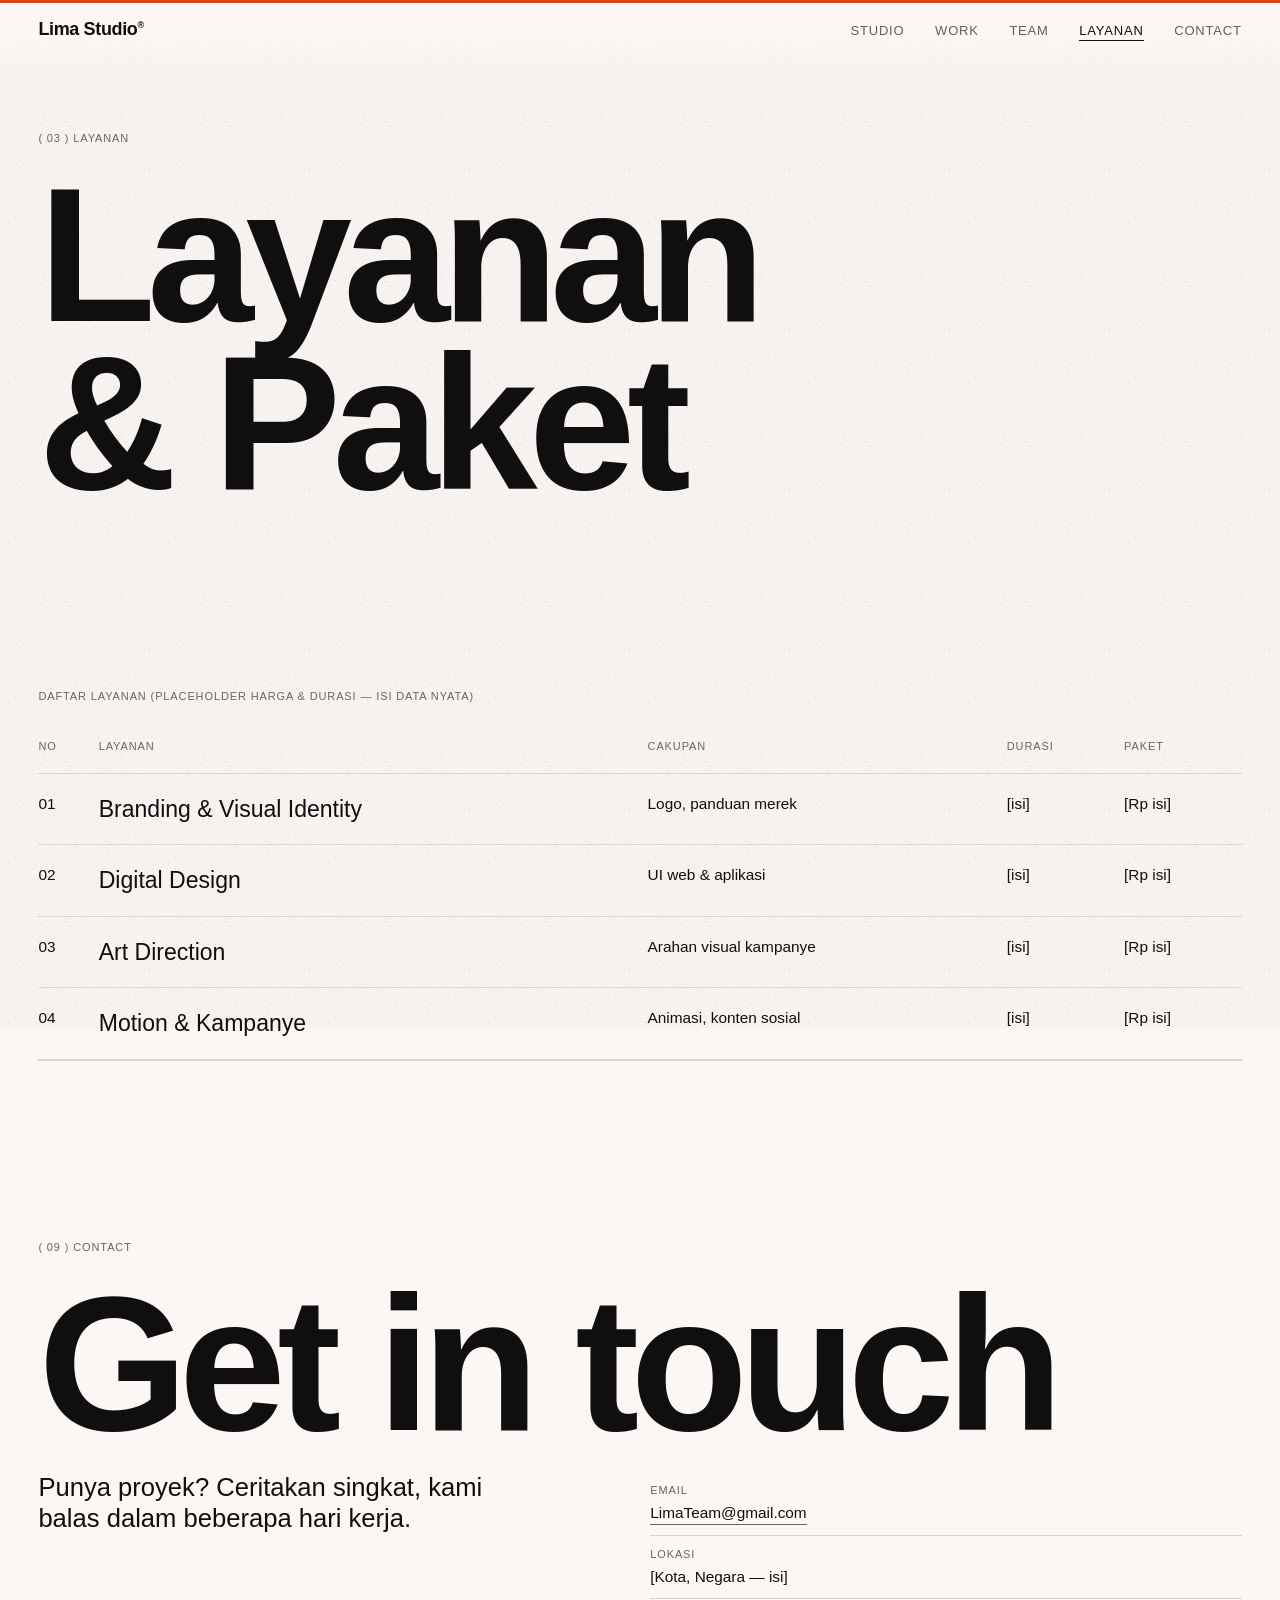
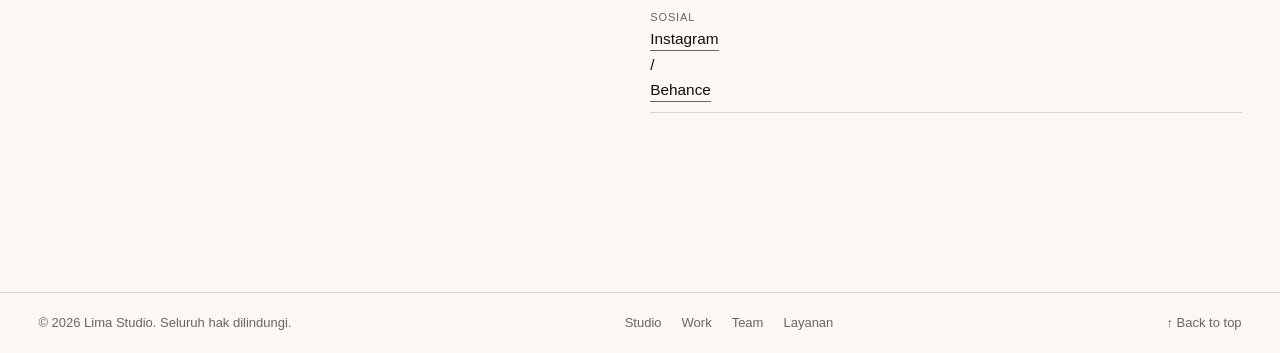
<file: Kel4/data.html>
<!DOCTYPE html>
<html lang="id">
<head>
<meta charset="utf-8">
<meta name="viewport" content="width=device-width, initial-scale=1">
<title>Layanan — Lima Studio</title>
<meta name="description" content="Portofolio Lima Studio (placeholder): studio desain independen.">
<link rel="stylesheet" href="assets/css/style.css">
</head>
<body>
<a class="skip" href="#main">Lewati ke konten</a>
<header class="site-header">
<a class="wordmark" href="index.html">Lima Studio<sup>®</sup></a>
<input type="checkbox" id="menu-toggle" class="menu-toggle" aria-label="Buka menu">
<label for="menu-toggle" class="menu-btn"><span>Menu</span><span>Close</span></label>
<nav aria-label="Navigasi utama"><ul><li><a href="index.html#studio">Studio</a></li><li><a href="galeri.html">Work</a></li><li><a href="profil.html">Team</a></li><li><a href="data.html" aria-current="page">Layanan</a></li><li><a href="#contact">Contact</a></li></ul></nav>
</header>
<main id="main">
<section class="bio-head"><p class="label">( 03 ) Layanan</p><h1 class="mega">Layanan<br>&amp; Paket</h1></section>
<section class="data">
<div class="table-wrap"><table>
<caption class="label">Daftar layanan (placeholder harga &amp; durasi — isi data nyata)</caption>
<thead><tr><th scope="col">No</th><th scope="col">Layanan</th><th scope="col">Cakupan</th><th scope="col">Durasi</th><th scope="col">Paket</th></tr></thead>
<tbody>
<tr><td>01</td><th scope="row">Branding &amp; Visual Identity</th><td>Logo, panduan merek</td><td>[isi]</td><td>[Rp isi]</td></tr>
<tr><td>02</td><th scope="row">Digital Design</th><td>UI web &amp; aplikasi</td><td>[isi]</td><td>[Rp isi]</td></tr>
<tr><td>03</td><th scope="row">Art Direction</th><td>Arahan visual kampanye</td><td>[isi]</td><td>[Rp isi]</td></tr>
<tr><td>04</td><th scope="row">Motion &amp; Kampanye</th><td>Animasi, konten sosial</td><td>[isi]</td><td>[Rp isi]</td></tr>
</tbody></table></div>
</section>
<!-- CONTACT (sama di semua halaman) -->
<section class="contact" id="contact">
<p class="label">( 09 ) Contact</p>
<h2 class="mega"><a href="mailto:LimaTeam@gmail.com">Get in touch</a></h2>
<div class="contact-grid">
<p class="lead">Punya proyek? Ceritakan singkat, kami balas dalam beberapa hari kerja.</p>
<ul class="meta-list">
<li><span class="label">Email</span><a href="mailto:LimaTeam@gmail.com">LimaTeam@gmail.com</a></li>
<li><span class="label">Lokasi</span>[Kota, Negara — isi]</li>
<li><span class="label">Sosial</span><a href="https://www.instagram.com/">Instagram</a> / <a href="https://www.behance.net/">Behance</a></li>
</ul>
</div>
</section>
</main>
<footer class="site-footer">
<p>© 2026 Lima Studio. Seluruh hak dilindungi.</p>
<ul><li><a href="index.html">Studio</a></li><li><a href="galeri.html">Work</a></li><li><a href="profil.html">Team</a></li><li><a href="data.html">Layanan</a></li></ul>
<a href="#main">↑ Back to top</a>
</footer>
</body>
</html>
</file>
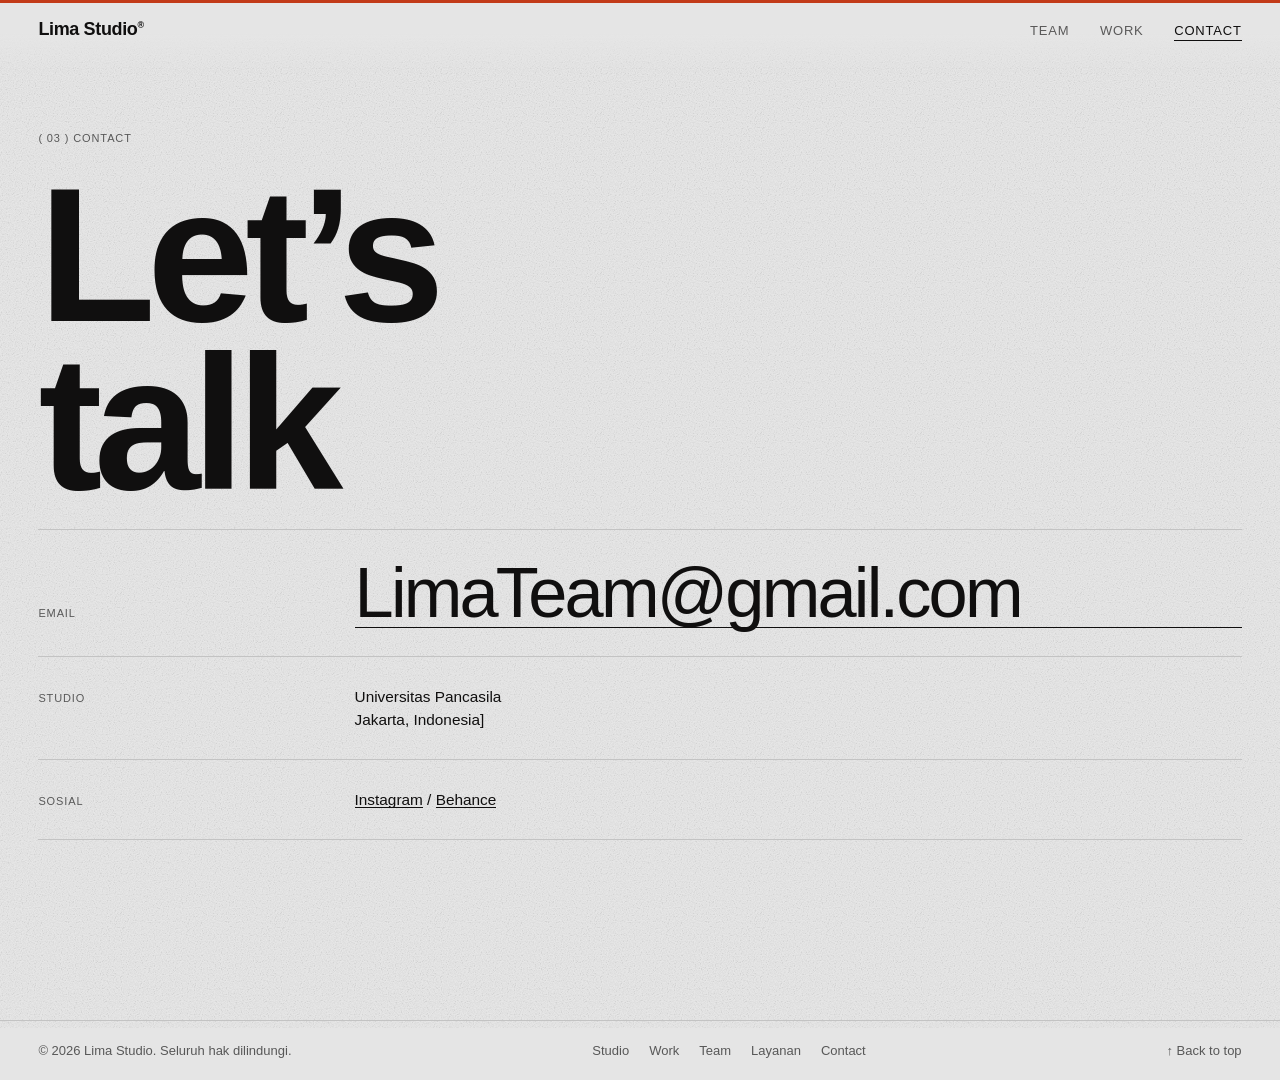
<file: Kel4/kontak.html>
<!DOCTYPE html>
<html lang="id" class="theme-contact page-contact">
<head>
<meta charset="utf-8">
<meta name="viewport" content="width=device-width, initial-scale=1">
<title>Contact — Lima Studio</title>
<meta name="description" content="Portofolio Lima Studio (placeholder): studio desain independen.">
<meta name="theme-color" content="#E5E5E5">
<link rel="stylesheet" href="assets/css/style.css">
</head>
<body>
<a class="skip" href="#main">Lewati ke konten</a>
<header class="site-header">
<a class="wordmark" href="index.html">Lima Studio<sup>®</sup></a>
<input type="checkbox" id="menu-toggle" class="menu-toggle" aria-label="Buka menu">
<label for="menu-toggle" class="menu-btn"><span>Menu</span><span>Close</span></label>
<nav aria-label="Navigasi utama"><ul><li><a href="profil.html">Team</a></li><li><a href="index.html">Work</a></li><li><a href="kontak.html" aria-current="page">Contact</a></li></ul></nav>
</header>
<main id="main">
<section class="bio-head kp-head">
<p class="label">( 03 ) Contact</p>
<h1 class="mega">Let’s<br>talk</h1>
</section>
<section class="kp-blocks">
<ul class="kp-list">
<li><span class="label">Email</span><a class="kp-link" href="mailto:LimaTeam@gmail.com?subject=Proyek%20baru">LimaTeam@gmail.com</a></li>
<li><span class="label">Studio</span><p>Universitas Pancasila<br>Jakarta, Indonesia]</p></li>
<li><span class="label">Sosial</span><p><a href="https://www.instagram.com/">Instagram</a> / <a href="https://www.behance.net/">Behance</a></p></li>
</ul>
</section>
</main>
<footer class="site-footer">
<p>© 2026 Lima Studio. Seluruh hak dilindungi.</p>
<ul><li><a href="index.html">Studio</a></li><li><a href="galeri.html">Work</a></li><li><a href="profil.html">Team</a></li><li><a href="data.html">Layanan</a></li><li><a href="kontak.html">Contact</a></li></ul>
<a href="#main">↑ Back to top</a>
</footer>
</body>
</html>
</file>
<file: Kel4/assets/css/style.css>
/* Lima Studio — HTML5 + CSS3 murni. Font: system stack (tanpa lisensi). */
:root{--pad:clamp(16px,3vw,40px);--gap:clamp(12px,1.6vw,24px);--sec:clamp(80px,14vw,200px)}
*,*::before,*::after{box-sizing:border-box}
html{scroll-behavior:smooth;scroll-padding-top:70px}
body{margin:0;background:var(--page-bg);color:var(--text-primary);font:400 clamp(15px,1.2vw,18px)/1.5 "Helvetica Neue",Helvetica,Arial,sans-serif;overflow-x:hidden}
img{display:block;max-width:100%;height:auto;width:100%}
figure{margin:0}ul,ol{list-style:none;margin:0;padding:0}
a{color:inherit;text-decoration:none}
a:focus-visible,label:focus-visible,input:focus-visible+label{outline:2px solid var(--accent);outline-offset:4px}.site-header :focus-visible,.site-header input:focus-visible+label{outline-color:currentColor}::selection{background:var(--accent);color:var(--page-bg)}
.skip{position:absolute;left:-999px;top:0;background:var(--text-primary);color:var(--page-bg);padding:8px 12px;z-index:100}.skip:focus{left:0}
.label{font-size:11px;letter-spacing:.08em;text-transform:uppercase;color:var(--text-secondary);margin:0}
.mega{font-size:clamp(56px,15vw,260px);line-height:.88;letter-spacing:-.045em;font-weight:600;margin:0}
.big{font-size:clamp(28px,5vw,80px);line-height:1;letter-spacing:-.03em;font-weight:500;margin:0}
section{padding:var(--sec) var(--pad) 0}
/* header */
.site-header{position:fixed;inset:0 0 auto;display:flex;justify-content:space-between;align-items:center;padding:16px var(--pad);z-index:50;mix-blend-mode:difference;color:#fff}
.wordmark{font-weight:600;letter-spacing:-.02em;font-size:18px}.wordmark sup{font-size:9px}
nav ul{display:flex;gap:clamp(16px,2.4vw,36px)}
nav a{font-size:13px;text-transform:uppercase;letter-spacing:.06em;border-bottom:1px solid transparent;padding-bottom:2px;transition:border-color .2s}
nav a:hover,nav a:focus-visible,nav a[aria-current]{border-color:currentColor}
.menu-toggle,.menu-btn{display:none}
/* hero */
.hero{padding-top:90px;min-height:100svh;display:grid;grid-template-rows:auto auto 1fr auto;gap:var(--gap)}
.hero-top{display:flex;gap:var(--gap);justify-content:space-between}
.hero-media{min-height:0;overflow:hidden;border-top:1px solid var(--line-color)}
.hero-media img{height:100%;max-height:60vh;object-fit:cover}
.hero-foot{display:flex;justify-content:space-between;font-size:13px;margin:0;padding-bottom:var(--pad)}
.hero-foot a:hover{text-decoration:underline}
/* intro */
.intro .big{max-width:18ch;margin:24px 0 clamp(40px,6vw,96px)}
.intro-cols{display:grid;grid-template-columns:repeat(12,1fr);gap:var(--gap);align-items:start;border-top:1px solid var(--line-color);padding-top:var(--gap)}
.intro-cols>p{grid-column:1/5}.intro-cols figure{grid-column:6/10}.intro-cols .meta-list{grid-column:11/13}
.meta-list li{border-bottom:1px solid var(--line-color);padding:10px 0;display:flex;flex-direction:column;gap:2px}
.meta-list.row{flex-direction:row;gap:24px}.meta-list.row li{border:0}
/* work grid */
.work-grid{display:grid;grid-template-columns:repeat(12,1fr);gap:clamp(40px,6vw,96px) var(--gap);margin-top:24px}
.work a{display:block}.work figure{overflow:hidden;background:#1b1b1a}
.work img{transition:transform .8s cubic-bezier(.2,.7,.2,1),opacity .4s}
.work a:hover img,.work a:focus-visible img{transform:scale(1.04);opacity:.85}
.work-meta{display:grid;grid-template-columns:auto 1fr auto;gap:12px;align-items:baseline;padding-top:10px;border-bottom:1px solid transparent}
.work-meta h3{margin:0;font-size:clamp(16px,1.6vw,24px);font-weight:500;letter-spacing:-.01em}
.work a:hover h3{text-decoration:underline}
.w-a{grid-column:span 5}.w-b{grid-column:span 7}.w-c{grid-column:span 7}.w-d{grid-column:span 5}
.work:nth-child(even){margin-top:clamp(0px,8vw,120px)}
.more{margin:48px 0 0;display:flex;gap:24px;flex-wrap:wrap}.more a{border-bottom:1px solid var(--text-primary)}
/* approach */
.services{border-top:1px solid var(--line-color);margin-top:24px}
.services li{display:grid;grid-template-columns:1fr 6fr 5fr;gap:var(--gap);padding:28px 0;border-bottom:1px solid var(--line-color);align-items:baseline;transition:padding-left .3s}
.services li:hover{padding-left:12px}
.services h3{margin:0;font-size:clamp(24px,4vw,64px);line-height:1;letter-spacing:-.03em;font-weight:500}.services p{margin:0;color:var(--text-secondary)}
/* bio / team */
.bio-head{padding-top:130px;display:flex;flex-direction:column;gap:24px}
.team{display:flex;flex-direction:column;gap:var(--sec)}
.member{display:grid;grid-template-columns:repeat(12,1fr);gap:var(--gap);align-items:end}
.member figure{overflow:hidden;background:#1b1b1a}
.member-text{display:flex;flex-direction:column;gap:10px}
.member-text h3{margin:0;font-size:clamp(32px,5vw,80px);line-height:.95;letter-spacing:-.035em;font-weight:500}
.member-text p{margin:0;max-width:44ch}.links{display:flex;gap:16px;margin-top:8px!important}.links a{border-bottom:1px solid var(--text-primary)}.links a:hover{opacity:.6}
.m1 figure{grid-column:1/6}.m1 .member-text{grid-column:7/12}
.m2 figure{grid-column:6/13;order:2}.m2 .member-text{grid-column:1/5;order:1}
.m3 figure{grid-column:3/7}.m3 .member-text{grid-column:8/13;align-self:start}
.m4 figure{grid-column:1/9}.m4 .member-text{grid-column:9/13}
.m5 figure{grid-column:8/12;order:2}.m5 .member-text{grid-column:2/7;order:1}
.timeline{margin-top:24px;border-top:1px solid var(--line-color)}
.timeline li{display:grid;grid-template-columns:4fr 8fr;gap:var(--gap);padding:24px 0;border-bottom:1px solid var(--line-color);align-items:baseline}
.timeline p{margin:0}.num{font-size:clamp(40px,8vw,140px);letter-spacing:-.05em;line-height:.9;font-weight:600}
.recog .big{max-width:22ch;margin:24px 0}
.caps{display:flex;flex-wrap:wrap;gap:10px}.caps li{border:1px solid var(--text-primary);padding:6px 14px;border-radius:999px;font-size:13px}
/* table */
.table-wrap{overflow-x:auto}
table{width:100%;border-collapse:collapse;min-width:640px}
caption{text-align:left;padding-bottom:16px}
th,td{text-align:left;padding:18px 12px 18px 0;border-bottom:1px solid var(--line-color);font-weight:400;vertical-align:top}
thead th{font-size:11px;letter-spacing:.08em;text-transform:uppercase;color:var(--text-secondary)}
tbody th{font-size:clamp(16px,1.8vw,26px);font-weight:500}
tbody tr:hover{background:#171716}
/* contact + footer */
.contact{padding-bottom:var(--sec)}
.contact .mega{margin:24px 0}.contact .mega a{border-bottom:.04em solid transparent;transition:border-color .2s}
.contact .mega a:hover,.contact .mega a:focus-visible{border-color:var(--text-primary)}
.contact-grid{display:grid;grid-template-columns:repeat(12,1fr);gap:var(--gap)}
.lead{grid-column:1/6;margin:0;font-size:clamp(18px,2vw,28px);line-height:1.2}.contact-grid .meta-list{grid-column:7/13}
.meta-list a{border-bottom:1px solid var(--text-secondary);width:fit-content}.meta-list a:hover{border-color:var(--text-primary)}
.site-footer{display:flex;justify-content:space-between;gap:var(--gap);flex-wrap:wrap;padding:20px var(--pad);border-top:1px solid var(--line-color);font-size:13px;color:var(--text-secondary)}
.site-footer p{margin:0}.site-footer ul{display:flex;gap:20px}.site-footer a:hover{color:var(--text-primary)}
/* tablet */
@media(max-width:900px){
.intro-cols>p{grid-column:1/7}.intro-cols figure{grid-column:7/13}.intro-cols .meta-list{grid-column:1/13}
.work-grid{grid-template-columns:repeat(2,1fr)}.w-a,.w-b,.w-c,.w-d{grid-column:span 1}.work:nth-child(even){margin-top:0}
.services li{grid-template-columns:1fr 5fr}.services p{grid-column:2}
.member figure,.member-text,.m2 figure,.m2 .member-text,.m3 figure,.m3 .member-text,.m4 figure,.m4 .member-text,.m5 figure,.m5 .member-text{grid-column:1/13;order:0}
.m3 figure,.m5 figure{grid-column:1/9}
.lead,.contact-grid .meta-list{grid-column:1/13}}
/* mobile */
@media(max-width:640px){
.menu-btn{display:block;font-size:13px;text-transform:uppercase;cursor:pointer;z-index:60}.menu-btn span+span{display:none}
.menu-toggle:checked~.menu-btn span:first-child{display:none}.menu-toggle:checked~.menu-btn span+span{display:inline}
.site-header nav{position:fixed;inset:0;background:var(--overlay-color);color:var(--on-overlay);display:none;padding:90px var(--pad)}
.menu-toggle:checked~nav{display:block}
nav ul{flex-direction:column;gap:8px}nav a{font-size:clamp(36px,12vw,56px);text-transform:none;letter-spacing:-.04em;border:0}
.hero-top span:nth-child(2){display:none}
.intro-cols>p,.intro-cols figure{grid-column:1/13}
.work-grid{grid-template-columns:1fr}
.services li{grid-template-columns:1fr}.services p{grid-column:1}
.timeline li{grid-template-columns:1fr}
.m3 figure,.m5 figure{grid-column:1/13}}
@media(prefers-reduced-motion:reduce){html{scroll-behavior:auto}*{transition:none!important;animation:none!important}}

/* ===== ANIMATIONS (CSS only, no HTML/JS changes) ===== */
@keyframes rise{from{opacity:0;transform:translateY(48px)}to{opacity:1;transform:none}}
@keyframes fade{from{opacity:0}to{opacity:1}}
@keyframes reveal{from{clip-path:inset(0 0 100% 0)}to{clip-path:inset(0 0 0 0)}}
@keyframes settle{from{transform:scale(1.18)}to{transform:scale(1)}}
@keyframes progress{from{transform:scaleX(0)}to{transform:scaleX(1)}}

@media (prefers-reduced-motion:no-preference){
  /* 1. On page load */
  .site-header{animation:fade .8s both}
  .hero .mega{animation:rise 1.1s cubic-bezier(.2,.7,.2,1) both}
  .hero-top,.hero-foot{animation:fade 1.2s .5s both}
  .hero-media,.bio-head .mega{animation:reveal 1.3s .25s cubic-bezier(.7,0,.2,1) both}
  .hero-media img{animation:settle 1.8s .25s cubic-bezier(.2,.7,.2,1) both}
  .bio-head .label{animation:fade 1s .2s both}

  /* 2. On scroll (progressive enhancement: browsers without support just show everything) */
  @supports (animation-timeline:view()){
    .intro .big,.intro-cols>p,.intro-cols .meta-list,.work,.services li,
    .member-text,.timeline li,.recog .big,.caps li,.contact .mega,
    .contact-grid>*,.table-wrap{
      animation:rise linear both;animation-timeline:view();animation-range:entry 0% entry 45%}
    .intro-cols figure,.work figure,.member figure{
      animation:reveal linear both;animation-timeline:view();animation-range:entry 0% entry 70%}
    .work img,.member img{animation:settle linear both;animation-timeline:view();animation-range:entry 0% cover 50%}
  }

  /* 3. Scroll progress bar (uses a pseudo-element, no extra HTML) */
  @supports (animation-timeline:scroll()){
    body::after{content:"";position:fixed;left:0;top:0;width:100%;height:3px;background:var(--accent);
      transform-origin:0 50%;z-index:60;pointer-events:none;
      animation:progress linear both;animation-timeline:scroll(root)}
  }
}

/* ===== PAGE THEMES: tiap page membalik warna (index gelap, profil terang, galeri gelap, data terang) ===== */
tbody tr:hover{background:rgba(128,128,128,.14)}

/* ===== HERO: crossfade gambar (struktur) ===== */
.hero-media{position:relative;min-height:clamp(260px,50vh,560px)}
.hero-media img{position:absolute;inset:0;height:100%;max-height:none;object-fit:cover}
.hero-media video{position:absolute;inset:0;width:100%;height:100%;object-fit:cover}
.hero-media img+img{opacity:0}
.intro-cols figure{overflow:hidden}
.marquee{overflow:hidden;margin-top:var(--sec);border-block:1px solid var(--line-color);padding:12px 0}
.marquee-track{display:flex;width:max-content}
.marquee p{margin:0;white-space:nowrap;font-size:clamp(36px,8vw,120px);font-weight:600;letter-spacing:-.04em;line-height:1}
.intro{padding-top:calc(var(--sec)*.7)}
.loader,.arrow{display:inline-block}.loader{display:none}
/* garis pemisah antarbagian */
.intro,.work-sec,.approach,.story,.recog,.contact{position:relative}
.intro::before,.work-sec::before,.approach::before,.story::before,.recog::before,.contact::before{content:"";position:absolute;top:0;left:var(--pad);right:var(--pad);height:1px;background:var(--line-color);transform-origin:0 50%}
/* hover: garis bawah menyapu */
.more a,.links a,.site-footer a{background:linear-gradient(currentColor,currentColor) 0 100%/0 1px no-repeat;border-bottom:0;transition:background-size .35s,opacity .3s}
.more a:hover,.links a:hover,.site-footer a:hover,.more a:focus-visible,.links a:focus-visible,.site-footer a:focus-visible{background-size:100% 1px;opacity:1}
.more a,.links a{background-size:100% 1px}.more a:hover,.links a:hover{background-size:0 1px}
/* parallax: scale statis + translate bergerak (hover memakai scale) */
.work img,.member img,.intro-cols img{transform:none;scale:1.18;transition:scale .9s cubic-bezier(.2,.7,.2,1),opacity .4s}
.work a:hover img,.work a:focus-visible img{transform:none;scale:1.26;opacity:.85}

/* ===== VIEW TRANSITION antar-page (CSS only) ===== */
@view-transition{navigation:auto}
@keyframes vt-out{to{opacity:0;transform:translateY(-2.5%)}}
@keyframes vt-in{from{opacity:0;transform:translateY(2.5%)}}
::view-transition-old(root){animation:.55s cubic-bezier(.7,0,.2,1) both vt-out}
::view-transition-new(root){animation:.7s .1s cubic-bezier(.2,.7,.2,1) both vt-in}

/* ===== MOTION ===== */
@keyframes wipe{to{transform:translateY(-101%);visibility:hidden}}
@keyframes blink{0%,100%{opacity:.2}50%{opacity:1}}
@keyframes marq{to{transform:translateX(-50%)}}
@keyframes cycle{0%{opacity:0}8%{opacity:1}33%{opacity:1}41%{opacity:0}100%{opacity:0}}
@keyframes drift{from{translate:0 -7%}to{translate:0 7%}}
@keyframes bob{0%,100%{transform:translateY(0)}50%{transform:translateY(6px)}}
@keyframes grow{from{transform:scaleX(0)}to{transform:scaleX(1)}}

@media (prefers-reduced-motion:no-preference){
  /* loading screen (hanya index) */
  .loader{position:fixed;inset:0;z-index:100;display:grid;place-items:center;background:var(--text-primary);color:var(--page-bg);pointer-events:none;
    font-size:clamp(28px,6vw,80px);font-weight:600;letter-spacing:-.04em;animation:wipe .9s .9s cubic-bezier(.7,0,.2,1) forwards}
  .loader span{animation:blink .9s ease-in-out infinite}
  .hero .mega{animation:rise 1.1s 1.1s cubic-bezier(.2,.7,.2,1) both}
  .hero-top,.hero-foot{animation:fade 1.2s 1.6s both}
  .hero-media{animation:reveal 1.3s 1.05s cubic-bezier(.7,0,.2,1) both}
  /* gambar hero bergantian */
  .hero-media img{animation:cycle 12s 1.2s infinite both}
  .hero-media img:nth-child(2){animation-delay:5.2s}
  .hero-media img:nth-child(3){animation-delay:9.2s}
  /* indikator scroll */
  .arrow{animation:bob 1.4s ease-in-out infinite}
  /* marquee */
  .marquee-track{animation:marq 22s linear infinite}.marquee:hover .marquee-track{animation-play-state:paused}
  @supports (animation-timeline:view()){
    .work img,.member img,.intro-cols img{animation:drift linear both;animation-timeline:view();animation-range:cover 0% cover 100%}
    .intro::before,.work-sec::before,.approach::before,.story::before,.recog::before,.contact::before{animation:grow linear both;animation-timeline:view();animation-range:entry 0% entry 80%}
  }
}
@media (prefers-reduced-motion:reduce){
  ::view-transition-group(*),::view-transition-old(*),::view-transition-new(*){animation:none!important}
  .marquee-track{transform:none}
}

/* ===== v3: LOADING SINGKAT, PAGE WIPE, STAGGER, TOKEN OVERLAY ===== */
/* wipe antar-page: halaman baru menyapu naik, warna tema baru langsung terlihat tanpa layar kosong */
@keyframes vt-old{to{opacity:.35;transform:translateY(-4%)}}
@keyframes vt-wipe{from{clip-path:inset(100% 0 0 0)}to{clip-path:inset(0 0 0 0)}}
::view-transition-old(root){animation:.7s cubic-bezier(.7,0,.2,1) both vt-old}
::view-transition-new(root){animation:.7s cubic-bezier(.7,0,.2,1) both vt-wipe}

@media (prefers-reduced-motion:no-preference){
  /* loader dipersingkat (~1.2 dtk) dan memakai token overlay */
  .loader{background:var(--overlay-color);color:var(--on-overlay);animation:wipe .7s .5s cubic-bezier(.7,0,.2,1) forwards}
  .hero .mega{animation:rise 1s .65s cubic-bezier(.2,.7,.2,1) both}
  .hero-media{animation:reveal 1.1s .6s cubic-bezier(.7,0,.2,1) both}
  .hero-top,.hero-foot{animation:fade 1s 1s both}
  .hero-media img{animation:cycle 12s .8s infinite both}
  .hero-media img:nth-child(2){animation-delay:4.8s}
  .hero-media img:nth-child(3){animation-delay:8.8s}

  @supports (animation-timeline:view()){
    /* label & metadata section */
    section:not(.bio-head)>.label{animation:rise linear both;animation-timeline:view();animation-range:entry 0% entry 35%}
    /* stagger ringan profil tim: tiap anak mulai sedikit lebih akhir */
    .member-text{animation:none}
    .member-text>*{animation:rise linear both;animation-timeline:view();animation-range:entry 0% entry 40%}
    .member-text>:nth-child(2){animation-range:entry 6% entry 46%}
    .member-text>:nth-child(3){animation-range:entry 12% entry 52%}
    .member-text>:nth-child(4){animation-range:entry 18% entry 58%}
    .member-text>:nth-child(5){animation-range:entry 24% entry 64%}
    .member-text>:nth-child(6){animation-range:entry 30% entry 70%}
  }
}

/* ===== GRAIN / NOISE (CSS + SVG tile, tanpa JS/canvas) =====
   Tile 160px dari feTurbulence, abu-abu netral tanpa blend-mode:
   di latar gelap tampak sebagai butir terang, di latar terang sebagai butir gelap.
   Setel lewat token: --grain-opacity (intensitas), --grain-speed (kecepatan). */
body::before{
  content:"";position:fixed;inset:-128px;z-index:-1;pointer-events:none;contain:strict;
  opacity:var(--grain-opacity);
  background-image:url("data:image/svg+xml,%3Csvg xmlns='http://www.w3.org/2000/svg' width='160' height='160'%3E%3Cfilter id='n' x='0' y='0' width='100%25' height='100%25'%3E%3CfeTurbulence type='fractalNoise' baseFrequency='.85' numOctaves='2' stitchTiles='stitch'/%3E%3CfeColorMatrix values='2 0 0 0 -.5 2 0 0 0 -.5 2 0 0 0 -.5 0 0 0 0 1'/%3E%3C/filter%3E%3Crect width='160' height='160' filter='url(%23n)'/%3E%3C/svg%3E");
  background-size:160px 160px}
/* lapisan grain tampil di atas warna latar root, di bawah semua konten */
@keyframes grain{
  0%{transform:translate(0,0)}
  20%{transform:translate(-37px,23px)}
  40%{transform:translate(29px,-51px)}
  60%{transform:translate(-61px,-17px)}
  80%{transform:translate(43px,59px)}
  100%{transform:translate(0,0)}}
@media (prefers-reduced-motion:no-preference){
  body::before{will-change:transform;animation:grain var(--grain-speed) steps(1,end) infinite}
}
@media (prefers-contrast:more){body::before{opacity:calc(var(--grain-opacity)/2)}}
@media print{body::before{display:none}}

/* ===== v4: TEMA PER HALAMAN (token pada <html>) ===== */
html{background:var(--page-bg);color:var(--text-primary)}
body{background:transparent}
/* Work: off-white hangat */
html,html.theme-work{--page-bg:#FCF6F4;--text-primary:#100F0F;--text-secondary:#6a6560;--accent:#D8431F;--line-color:#dcd3cf;--overlay-color:#100F0F;--on-overlay:#FCF6F4;--grain-opacity:.07;color-scheme:light}
/* Bio / Team: gelap */
html.theme-team{--page-bg:#100F0F;--text-primary:#FCF6F4;--text-secondary:#9b958f;--accent:#FF6B45;--line-color:#2b2928;--overlay-color:#FCF6F4;--on-overlay:#100F0F;--grain-opacity:.09;color-scheme:dark}
/* Contact: abu-abu muda */
html.theme-contact{--page-bg:#E5E5E5;--text-primary:#100F0F;--text-secondary:#585858;--accent:#C23A18;--line-color:#c3c3c3;--overlay-color:#100F0F;--on-overlay:#E5E5E5;--grain-opacity:.08;color-scheme:light}

/* ===== NAVBAR editorial ===== */
.site-header{mix-blend-mode:normal;color:var(--text-primary);pointer-events:none;padding-bottom:30px;
  background:linear-gradient(var(--page-bg) 45%,transparent)}
.wordmark,.site-header nav a,.menu-btn{pointer-events:auto}
.site-header nav a{opacity:.65;transition:opacity .25s,border-color .25s}
.site-header nav a:hover,.site-header nav a:focus-visible,.site-header nav a[aria-current="page"]{opacity:1}
.site-header nav a[aria-current="page"]{border-color:currentColor}
.menu-btn{position:relative;z-index:70}
.menu-toggle:checked~.menu-btn{color:var(--on-overlay)}
@media(max-width:640px){
  .site-header nav{pointer-events:auto}
  .site-header nav::before{content:"Lima Studio®";position:absolute;top:16px;left:var(--pad);font-size:18px;font-weight:600;letter-spacing:-.02em}
  .site-header nav a{opacity:.65}.site-header nav a[aria-current="page"]{opacity:1}
}

/* ===== HALAMAN CONTACT ===== */
.kp-blocks{padding-top:var(--gap);padding-bottom:var(--sec)}
.kp-list li{display:grid;grid-template-columns:3fr 9fr;gap:var(--gap);padding:28px 0;border-top:1px solid var(--line-color);align-items:baseline}
.kp-list li:last-child{border-bottom:1px solid var(--line-color)}
.kp-list p{margin:0;max-width:40ch}
.kp-list a{background:linear-gradient(currentColor,currentColor) 0 100%/100% 1px no-repeat;transition:background-size .35s}
.kp-list a:hover,.kp-list a:focus-visible{background-size:0 1px}
.kp-link{font-size:clamp(26px,5.5vw,88px);letter-spacing:-.04em;line-height:1;font-weight:500;overflow-wrap:anywhere}
@media(max-width:640px){.kp-list li{grid-template-columns:1fr;gap:6px}}

/* ===== TRANSISI MASUK PER TUJUAN (gaya ditentukan oleh halaman TUJUAN) ===== */
@keyframes vt-rise-in{from{opacity:0;transform:translateY(1.6%)}}
@keyframes vt-wipe-up{from{clip-path:inset(100% 0 0 0)}to{clip-path:inset(0 0 0 0)}}
@keyframes vt-wipe-left{from{clip-path:inset(0 0 0 100%)}to{clip-path:inset(0 0 0 0)}}
@keyframes vt-old-up{to{transform:translateY(-4%)}}
@keyframes vt-old-left{to{transform:translateX(-4%)}}
/* Work: dissolve lembut ke off-white + naik sedikit */
html.theme-work::view-transition-old(root){animation:none}
html.theme-work::view-transition-new(root){animation:.6s cubic-bezier(.2,.7,.2,1) both vt-rise-in}
/* Team: tirai gelap naik dari bawah */
html.theme-team::view-transition-old(root){animation:.75s cubic-bezier(.7,0,.2,1) both vt-old-up}
html.theme-team::view-transition-new(root){animation:.75s cubic-bezier(.7,0,.2,1) both vt-wipe-up}
/* Contact: wipe horizontal dari kanan */
html.theme-contact::view-transition-old(root){animation:.65s cubic-bezier(.7,0,.2,1) both vt-old-left}
html.theme-contact::view-transition-new(root){animation:.65s cubic-bezier(.7,0,.2,1) both vt-wipe-left}

/* ===== ENTRANCE PER HALAMAN ===== */
@keyframes maskUp{from{clip-path:inset(100% 0 0 0);transform:translateY(30%)}to{clip-path:inset(0 0 0 0);transform:none}}
@keyframes maskX{from{clip-path:inset(0 100% 0 0)}to{clip-path:inset(0 0 0 0)}}
@keyframes slideL{from{clip-path:inset(0 0 0 100%);transform:translateX(10%)}to{clip-path:inset(0 0 0 0);transform:none}}
@keyframes slideR{from{opacity:0;transform:translateX(-6%)}to{opacity:1;transform:none}}

@media (prefers-reduced-motion:no-preference){
  /* loader hanya saat memuat langsung; tidak dipakai bila ada view transition */
  html:active-view-transition .loader{display:none}
  html:active-view-transition .hero .mega{animation-delay:.25s}
  html:active-view-transition .hero-media{animation-delay:.2s}
  html:active-view-transition .hero-top,html:active-view-transition .hero-foot{animation-delay:.6s}

  /* WORK: kurasi bertahap; gambar masuk dengan crop vertikal */
  .page-data tbody tr{animation:rise .8s .45s cubic-bezier(.2,.7,.2,1) both}
  .page-data tbody tr:nth-child(2){animation-delay:.53s}.page-data tbody tr:nth-child(3){animation-delay:.61s}.page-data tbody tr:nth-child(4){animation-delay:.69s}
  .page-data .table-wrap{animation:none}
  @media(min-width:641px){
    .page-galeri .work-grid .work:nth-child(-n+4){animation:rise .9s .35s cubic-bezier(.2,.7,.2,1) both}
    .page-galeri .work-grid .work:nth-child(-n+4) figure{animation:reveal .9s .35s cubic-bezier(.7,0,.2,1) both}
    .page-galeri .work-grid .work:nth-child(2),.page-galeri .work-grid .work:nth-child(2) figure{animation-delay:.45s}
    .page-galeri .work-grid .work:nth-child(3),.page-galeri .work-grid .work:nth-child(3) figure{animation-delay:.55s}
    .page-galeri .work-grid .work:nth-child(4),.page-galeri .work-grid .work:nth-child(4) figure{animation-delay:.65s}}
  @media(max-width:640px){
    .page-galeri .work-grid .work:first-child{animation:rise .9s .35s cubic-bezier(.2,.7,.2,1) both}
    .page-galeri .work-grid .work:first-child figure{animation:reveal .9s .35s cubic-bezier(.7,0,.2,1) both}}

  /* TEAM: judul naik lewat mask, potret terbuka dengan mask horizontal, teks berurutan */
  .page-team .bio-head .mega{animation:maskUp 1.1s .2s cubic-bezier(.2,.7,.2,1) both}
  .page-team .bio-head .meta-list{animation:fade .8s .7s both}
  @supports (animation-timeline:view()){
    .page-team .member figure{animation:maskX linear both;animation-timeline:view();animation-range:entry 0% entry 75%}
  }

  /* CONTACT: judul menyapu dari kanan, blok kontak masuk dari kiri bertahap */
  .page-contact .bio-head .mega{animation:slideL 1s .2s cubic-bezier(.2,.7,.2,1) both}
  .page-contact .kp-list li{animation:slideR .8s .5s cubic-bezier(.2,.7,.2,1) both}
  .page-contact .kp-list li:nth-child(2){animation-delay:.6s}.page-contact .kp-list li:nth-child(3){animation-delay:.7s}.page-contact .kp-list li:nth-child(4){animation-delay:.8s}
}
.hero-media video{position:absolute;inset:0;width:100%;height:100%;max-height:none;display:block;object-fit:cover;
  background:var(--line-color);
  filter:saturate(.92) contrast(1.03);
  opacity:0;transform:translateY(60px) scale(.97)}
html.luxe-ready .hero-media video{animation:heroImg 1.3s var(--ease-luxe) .55s forwards}
.hero-media:has(video)::after{content:"";position:absolute;inset:0;pointer-events:none;
  background:linear-gradient(to top,rgba(20,18,16,.28),transparent 45%)}
@media (max-width:640px){.hero-media:has(video){min-height:clamp(220px,42svh,500px)}}
@media (prefers-reduced-motion:reduce){.hero-media video{opacity:1;transform:none;animation:none}}
</file>
